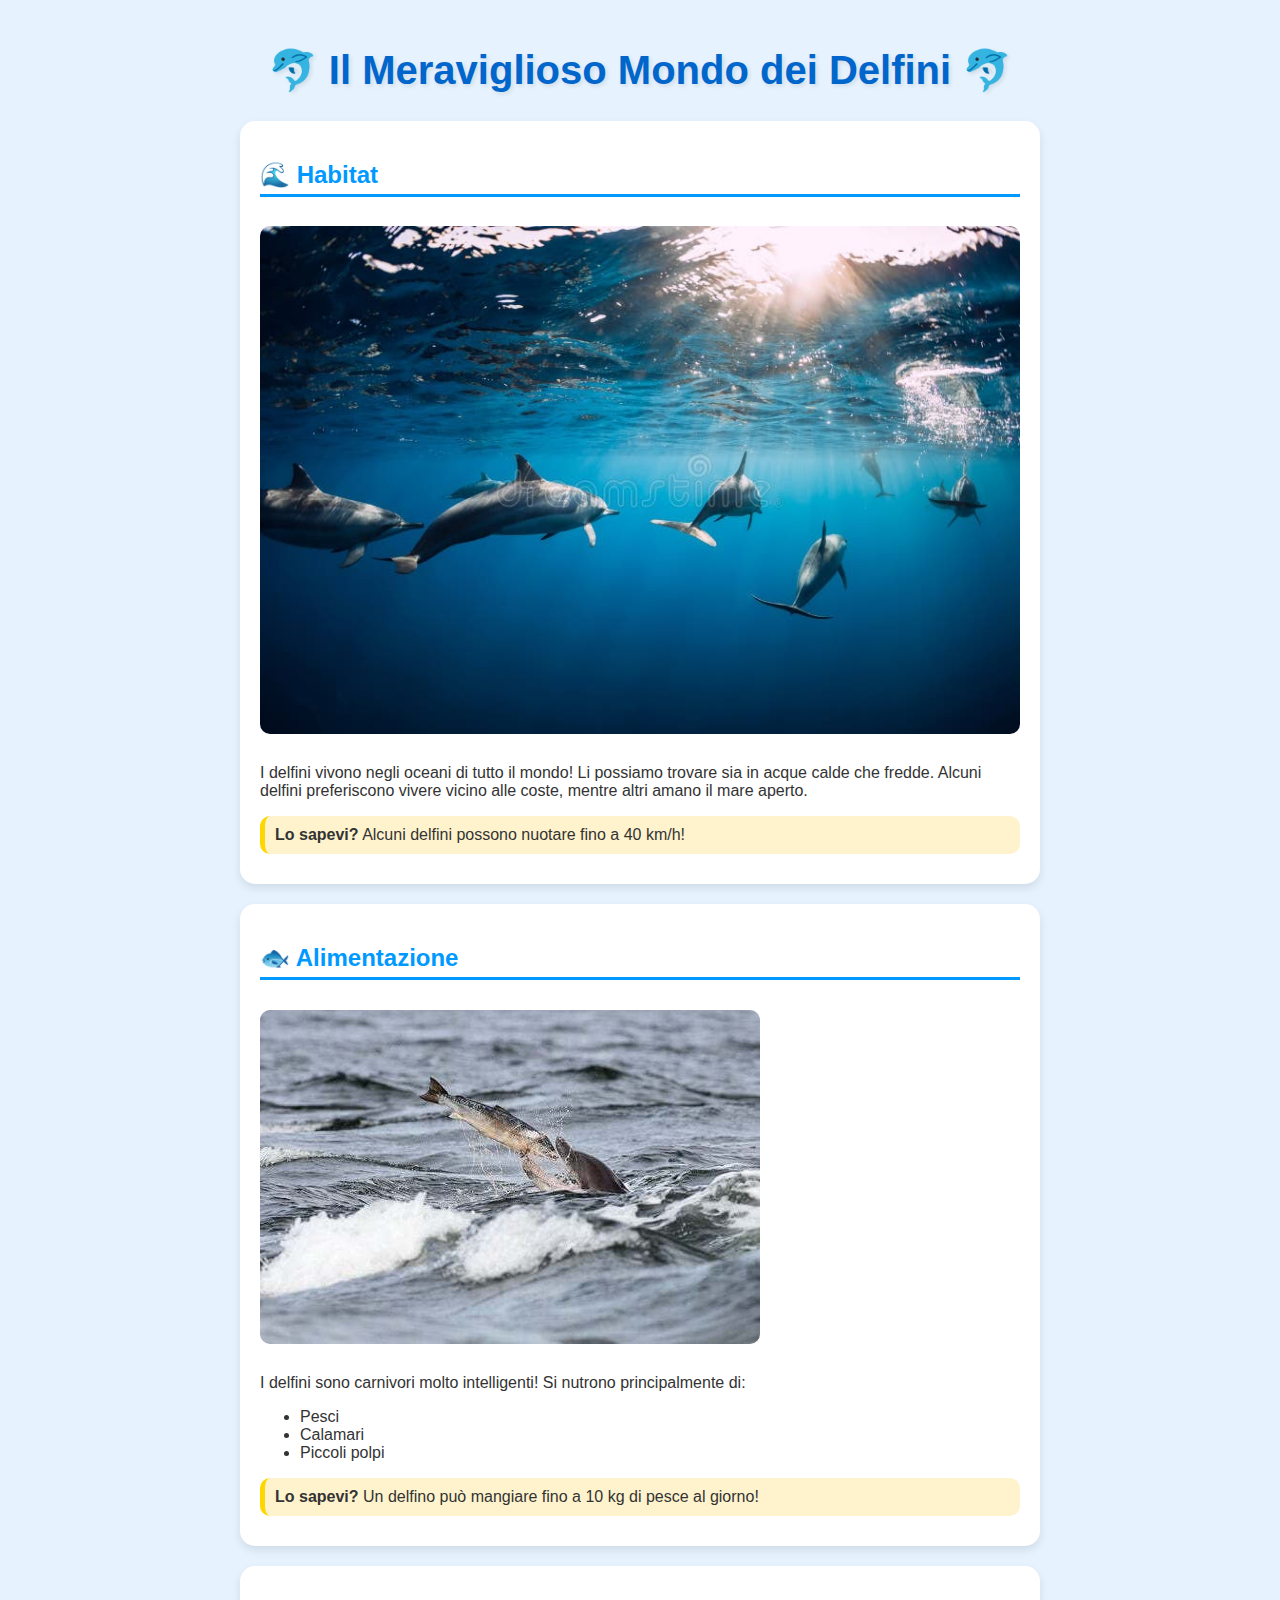
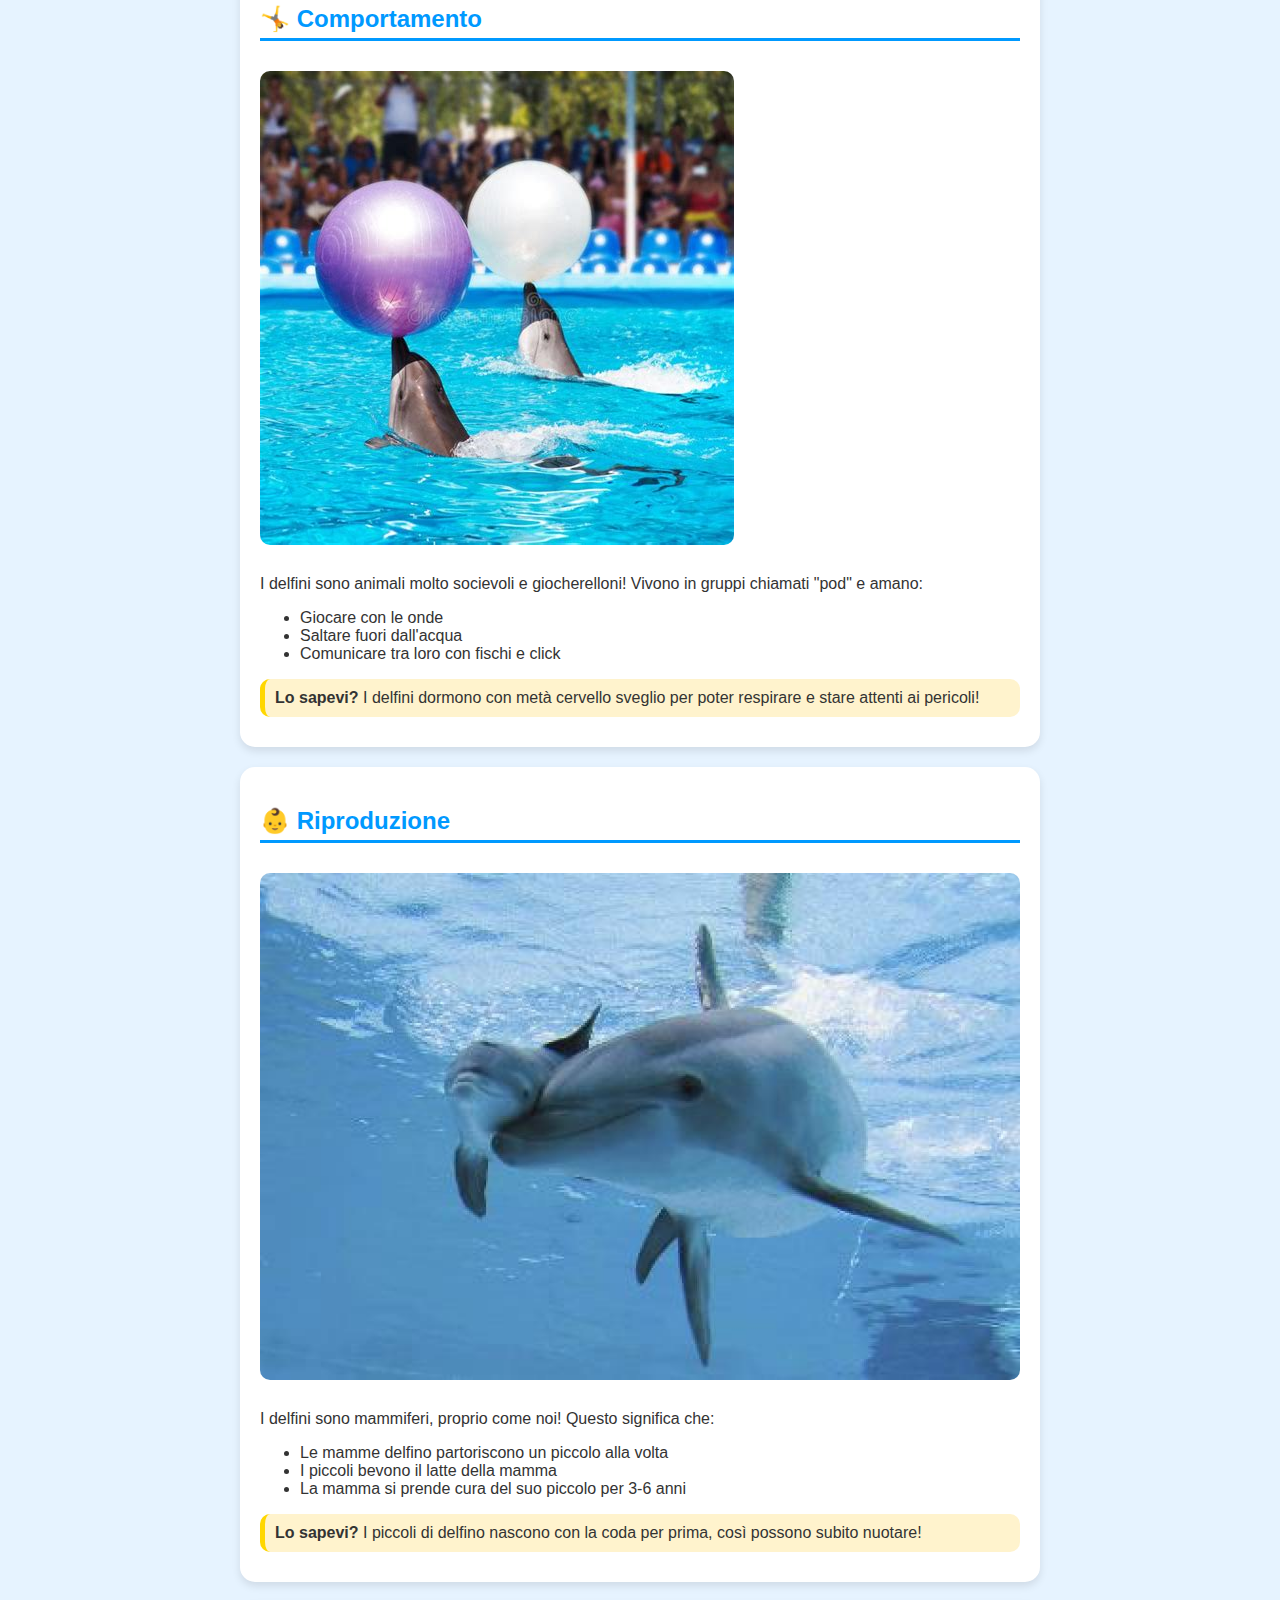
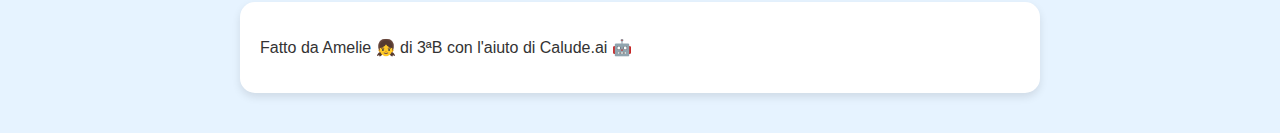
<file: index_Dolphins.html>
<!DOCTYPE html>
<html lang="it">
<head>
    <meta charset="UTF-8">
    <title>Il Meraviglioso Mondo dei Delfini</title>
    <style>
        body {
            font-family: 'Comic Sans MS', cursive, sans-serif;
            max-width: 800px;
            margin: 0 auto;
            padding: 20px;
            background-color: #e6f3ff;
            color: #333;
        }
        h1 {
            color: #0066cc;
            text-align: center;
            font-size: 2.5em;
            text-shadow: 2px 2px 4px rgba(0,0,0,0.1);
        }
        h2 {
            color: #0099ff;
            border-bottom: 3px solid #0099ff;
            padding-bottom: 5px;
        }
        .section {
            background-color: white;
            padding: 20px;
            margin: 20px 0;
            border-radius: 15px;
            box-shadow: 0 4px 8px rgba(0,0,0,0.1);
        }
        .fun-fact {
            background-color: #fff3cd;
            padding: 10px;
            border-radius: 10px;
            margin: 10px 0;
            border-left: 5px solid #ffd700;
        }
        img {
            max-width: 100%;
            height: auto;
            border-radius: 10px;
            margin: 10px 0;
        }
    </style>
</head>
<body>
    <h1>🐬 Il Meraviglioso Mondo dei Delfini 🐬</h1>
    
    <div class="section">
        <h2>🌊 Habitat</h2>
        <img src="img1.jpg" alt="Delfini che nuotano nell'oceano">
        <p>I delfini vivono negli oceani di tutto il mondo! Li possiamo trovare sia in acque calde che fredde. Alcuni delfini preferiscono vivere vicino alle coste, mentre altri amano il mare aperto.</p>
        <div class="fun-fact">
            <strong>Lo sapevi?</strong> Alcuni delfini possono nuotare fino a 40 km/h!
        </div>
    </div>

    <div class="section">
        <h2>🐟 Alimentazione</h2>
        <img src="img2.jpg" alt="Delfino che caccia pesci">
        <p>I delfini sono carnivori molto intelligenti! Si nutrono principalmente di:</p>
        <ul>
            <li>Pesci</li>
            <li>Calamari</li>
            <li>Piccoli polpi</li>
        </ul>
        <div class="fun-fact">
            <strong>Lo sapevi?</strong> Un delfino può mangiare fino a 10 kg di pesce al giorno!
        </div>
    </div>

    <div class="section">
        <h2>🤸 Comportamento</h2>
        <img src="img3.jpg" alt="Delfini che giocano">
        <p>I delfini sono animali molto socievoli e giocherelloni! Vivono in gruppi chiamati "pod" e amano:</p>
        <ul>
            <li>Giocare con le onde</li>
            <li>Saltare fuori dall'acqua</li>
            <li>Comunicare tra loro con fischi e click</li>
        </ul>
        <div class="fun-fact">
            <strong>Lo sapevi?</strong> I delfini dormono con metà cervello sveglio per poter respirare e stare attenti ai pericoli!
        </div>
    </div>

    <div class="section">
        <h2>👶 Riproduzione</h2>
        <img src="img4.jpg" alt="Mamma delfino con il suo piccolo">
        <p>I delfini sono mammiferi, proprio come noi! Questo significa che:</p>
        <ul>
            <li>Le mamme delfino partoriscono un piccolo alla volta</li>
            <li>I piccoli bevono il latte della mamma</li>
            <li>La mamma si prende cura del suo piccolo per 3-6 anni</li>
        </ul>
        <div class="fun-fact">
            <strong>Lo sapevi?</strong> I piccoli di delfino nascono con la coda per prima, così possono subito nuotare!
        </div>
    </div>
    <footer>
        <div class="section">
            <p>Fatto da Amelie &#128103; di 3&#170;B con l'aiuto di Calude.ai &#129302; </p>
        </div>
    </footer>
</body>
</html>
</file>
